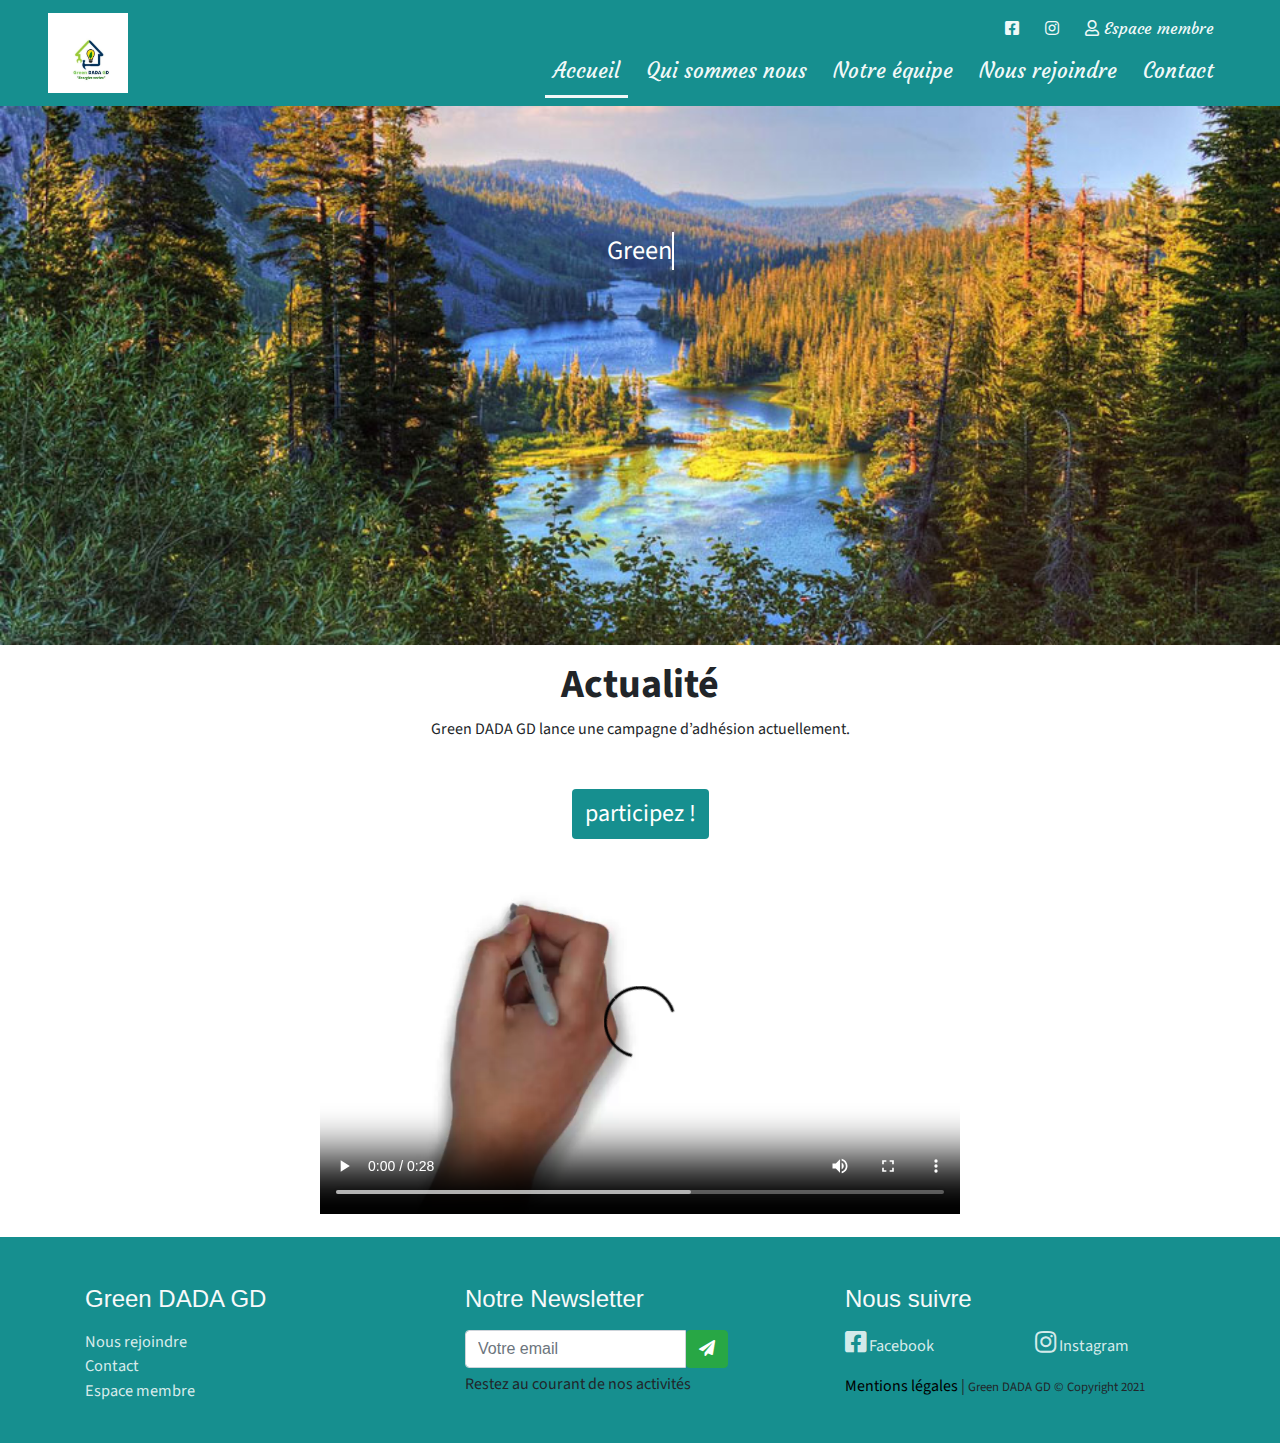
<file: index.html>
<!DOCTYPE html>
<html lang="fr">
	<head>
		<meta charset="UTF-8">
		<meta http-equiv="X-UA-Compatible" content="IE=edge">
    	<meta name="viewport" content="width=device-width, initial-scale=1.0">
		<meta name="description" content="Page d'accueil de l'association Green DADA GD">
		<link rel="stylesheet" href="https://maxcdn.bootstrapcdn.com/bootstrap/4.0.0/css/bootstrap.min.css" integrity="sha384-Gn5384xqQ1aoWXA+058RXPxPg6fy4IWvTNh0E263XmFcJlSAwiGgFAW/dAiS6JXm" crossorigin="anonymous">
		<link rel="stylesheet" href="css/bootstrap.min.css">
		<link rel="stylesheet" href="https://cdnjs.cloudflare.com/ajax/libs/font-awesome/5.10.2/css/all.min.css"/>
		<link rel="preconnect" href="https://fonts.gstatic.com">
		<link href="https://fonts.googleapis.com/css2?family=Courgette&display=swap" rel="stylesheet">
		<link href="https://fonts.googleapis.com/css2?family=Source+Sans+Pro:ital,wght@0,300;0,400;0,600;0,700;1,300;1,400;1,600;1,700&display=swap" rel="stylesheet"> 
		<link rel="stylesheet" type="text/css" href="css/style.css">
		<title>Green DADA GD</title>
	</head>
	<body>
		<header class="navbar navbar-expand-md navbar-light px-3 px-lg-5">
			<a class="navbar-brand" href="#"><img src="img/logo-green.jpeg" alt="Logo de l'association" width="80" height="80"></a>
			<button class="navbar-toggler" type="button" data-toggle="collapse" data-target="#navigation" aria-controls="navigation" aria-expanded="false" aria-label="Toggle navigation">
			<span class="navbar-toggler-icon"></span>
			</button>
			<nav class="collapse navbar-collapse flex-column" id="navigation">
				<ul class="navbar-nav w-100 justify-content-end rs-nav">
					<li class="nav-item"><a href="https://www.facebook.com/dadagd.green.3" target="_blank" class="nav-link"><i class="fab fa-facebook-square"></i></a></li>
					<li class="nav-item"><a href="https://www.instagram.com/dada_gd_green/" target="_blank" class="nav-link"><i class="fab fa-instagram"></i></a></li>
					<li class="nav-item"><a href="#" class="nav-link"><i class="far fa-user"></i>&nbsp;Espace membre</a></li>
				</ul>
				<ul class="navbar-nav w-100 justify-content-end main-nav">
					<li class="nav-item active"><a href="#" class="nav-link">Accueil</a></li>
					<li class="nav-item"><a href="qui-sommes-nous.html" class="nav-link">Qui sommes nous</a></li>
					<li class="nav-item"><a href="notre-equipe.html" class="nav-link">Notre équipe</a></li>
					<li class="nav-item"><a href="nous-rejoindre.html" class="nav-link">Nous rejoindre</a></li>
					<li class="nav-item"><a href="contact.html" class="nav-link">Contact</a></li>
				</ul>
			</nav>
		</header>
		<main>
			<section class="boite">
				<img rel="lightbox" src="img/banirereaccueil.jpg" srcset="img/medium_baniere_accueil.jpg"    class="img-fluid" style="width: 100%; min-height: 450px;">
				<div class="legende container-fluid">
					<h4 class="text-white text-center">
						<span class="typewrite" data-period="2000" data-type='["Green DADA GD est une association qui vient en aide aux personnes démunies en République Centrafricaine", "Green DADA GD est une association engagée.","Green DADA GD est une association responsable.", "Green DADA GD est une association solidaire." ]'>
							<span class="wrap"></span>
						</span>
					</h4>
				</div>
			</section>
			<section class="container py-3 text-center">
				<h1 class="text-capitalize">actualité</h1>
				<p>
					Green DADA GD lance une campagne d’adhésion actuellement. <br>
					<a href="https://www.helloasso.com/associations/green-dada-gd/adhesions/bulletin-d-adhesion-green-dada-gd-2/" class="btn button1 text-center text-white mt-5" target="_blank" style="background-color: #168F8F;">participez !</a>
                   
				</p>
				<div class="container">
					<video src="img/videos/description_GreenDADAGD.mp4" controls class="img-fluid"></video>
				</div>
			</section>

		</main>
		<footer class="pt-5 pb-4">
            <div class="container">
                <div class="row">
                    <section class="col-md-4 foot-nav">
                        <h4 class="h4 text-center text-md-left text-light mb-3">Green DADA GD</h4>
                        <ul class="list-unstyled row text-center text-sm-left">
                            <li class="col-sm-4 col-md-12"><a href="nous-rejoindre.html">Nous rejoindre</a></li>
                            <li class="col-sm-4 col-md-12"><a href="contact.html">Contact</a></li>
                            <li class="col-sm-4 col-md-12"><a href="#">Espace membre</a></li>
                            <!--<li class="col-6 col-sm-3 col-md-12 col-lg-6"><a href="#">Mentions légales</a></li>-->
                        </ul>
                    </section>
                    <section class="col-md-4">
                        <h4 class="h4 text-center text-md-left text-light mb-3" lang="en">Notre Newsletter</h4>
                        <form class="w-75 mx-auto ml-md-0 mb-1">
                            <div class="input-group">
                                <input type="email" class="form-control" placeholder="Votre email" aria-label="Votre email" aria-describedby="button-addon2">
                                <button class="btn btn-success" type="button" id="button-addon2"><i class="fas fa-paper-plane"></i></button>
                            </div>
                        </form>
                        <p class="text-center text-md-left">
                            <small class="news-small">Restez au courant de nos activités</small>
                        </p>
                    </section>
                    <section class="col-md-4 foot-rs">
                        <h4 class="h4 text-center text-md-left text-light mb-3">Nous suivre</h4>
                        <ul class="list-unstyled row text-center text-md-left">
                            <li class="col-6 col-md-12 col-lg-6"><a href="https://www.facebook.com/dadagd.green.3" target="_blank"><i class="fab fa-facebook-square"></i>&nbsp;Facebook</a></li>
                            <li class="col-6 col-md-12 col-lg-6"><a href="https://www.instagram.com/dada_gd_green/" target="_blank"><i class="fab fa-instagram"></i>&nbsp;Instagram</a></li>
                        </ul>
                        <p class="text-center text-md-left">
                            <a href="#">Mentions légales</a>&nbsp;|&nbsp;<small>Green DADA GD © Copyright 2021</small>
                        </p>
                    </section>
                </div>
            </div>
        </footer>
		<script src="js/animation.js"></script>
		<script src="https://code.jquery.com/jquery-3.2.1.slim.min.js" integrity="sha384-KJ3o2DKtIkvYIK3UENzmM7KCkRr/rE9/Qpg6aAZGJwFDMVNA/GpGFF93hXpG5KkN" crossorigin="anonymous"></script>
		<script src="https://cdnjs.cloudflare.com/ajax/libs/popper.js/1.12.9/umd/popper.min.js" integrity="sha384-ApNbgh9B+Y1QKtv3Rn7W3mgPxhU9K/ScQsAP7hUibX39j7fakFPskvXusvfa0b4Q" crossorigin="anonymous"></script>
		<script src="https://maxcdn.bootstrapcdn.com/bootstrap/4.0.0/js/bootstrap.min.js" integrity="sha384-JZR6Spejh4U02d8jOt6vLEHfe/JQGiRRSQQxSfFWpi1MquVdAyjUar5+76PVCmYl" crossorigin="anonymous"></script>
	</body>
</html>
</file>
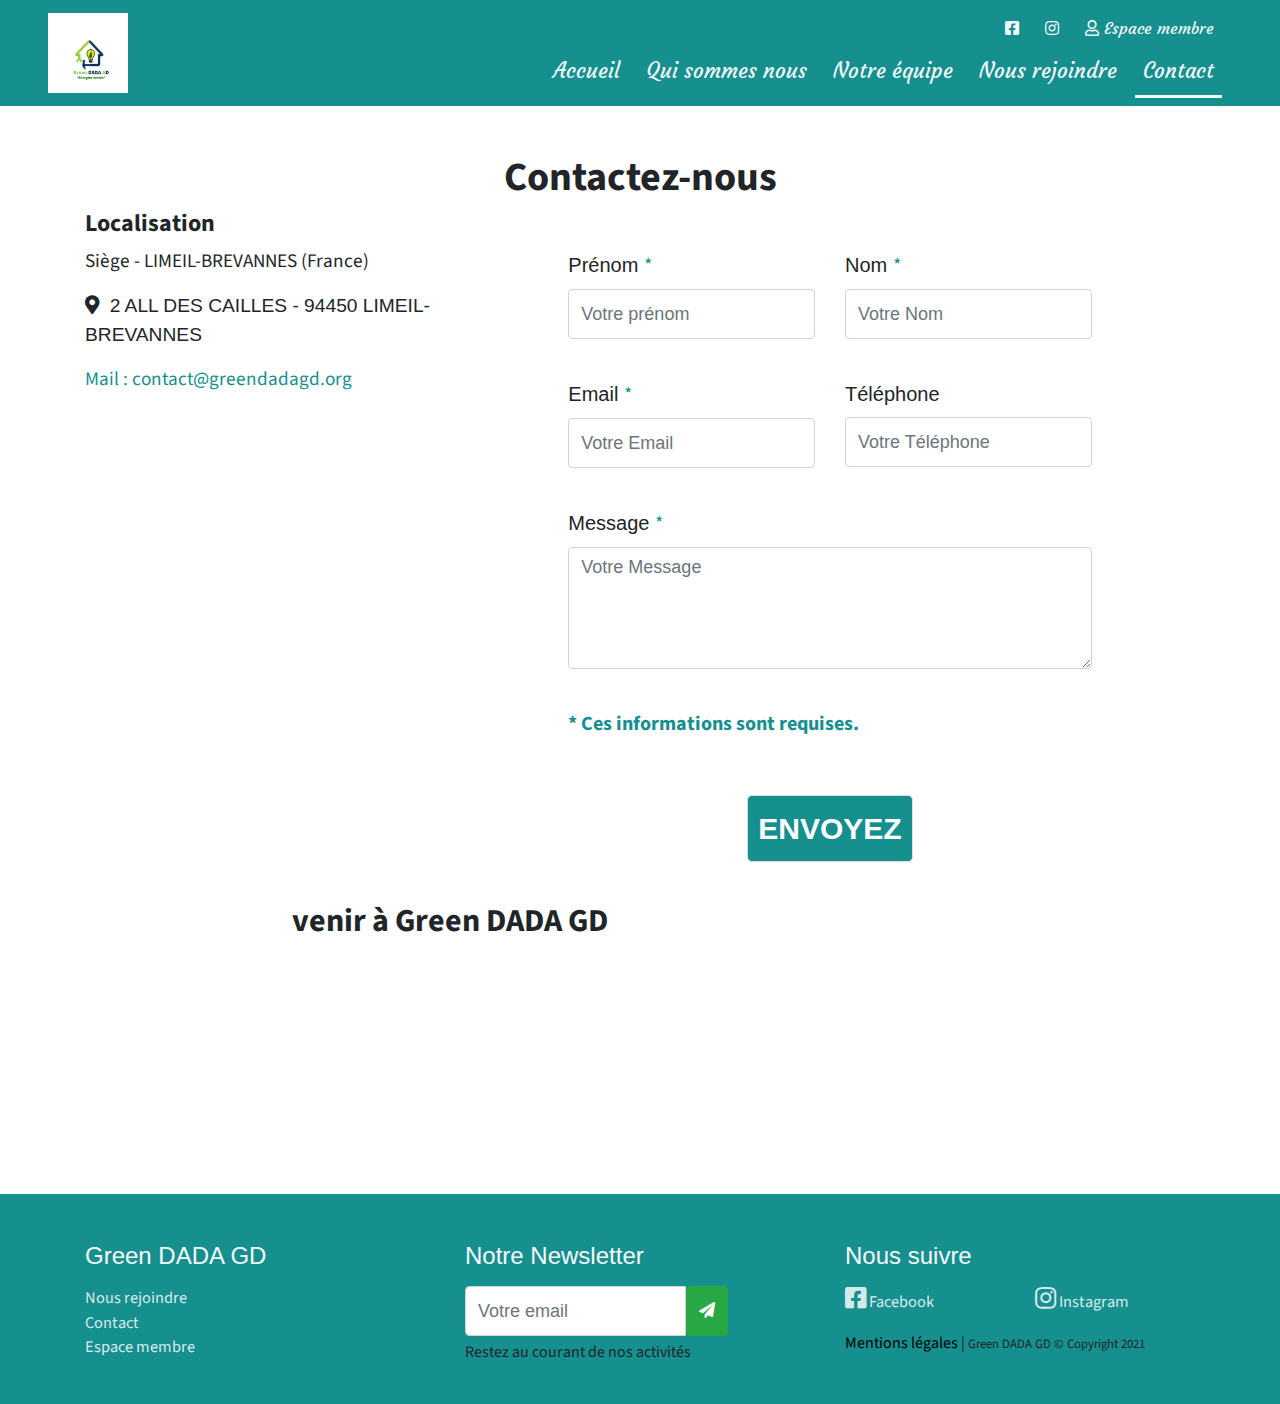
<file: contact.html>
<!DOCTYPE html>
<html>
    <head>
        <title>Contactez Green DADA GD |Green DADA GD</title>
        <meta charset="utf-8"/>
        <link rel="icon" type="image/png" href="img/logo-green.jpeg"/>
        <meta name="description" content="Page de contact de l'association Green DADA GD,cette page contient les infos sur l'association Green DADA GD qui est une association  à but non lucratif,adresse mail">
		<link rel="stylesheet" href="css/bootstrap.min.css">
		<link rel="stylesheet" href="https://cdnjs.cloudflare.com/ajax/libs/font-awesome/5.10.2/css/all.min.css"/>
		<link rel="preconnect" href="https://fonts.gstatic.com">
		<link href="https://fonts.googleapis.com/css2?family=Courgette&display=swap" rel="stylesheet">
		<link href="https://fonts.googleapis.com/css2?family=Source+Sans+Pro:ital,wght@0,300;0,400;0,600;0,700;1,300;1,400;1,600;1,700&display=swap" rel="stylesheet"> 
        <script src="https://ajax.googleapis.com/ajax/libs/jquery/1.11.3/jquery.min.js"></script>
        <link rel="stylesheet" href="https://stackpath.bootstrapcdn.com/bootstrap/4.3.1/css/bootstrap.min.css" integrity="sha384-ggOyR0iXCbMQv3Xipma34MD+dH/1fQ784/j6cY/iJTQUOhcWr7x9JvoRxT2MZw1T" crossorigin="anonymous">
        <link rel="stylesheet" href="css/style.css">
        <link rel="stylesheet" href="css/formulaire.css">
        <script src="js/script.js"></script>
    </head>
    <body>
        <header class="navbar navbar-expand-md navbar-light px-3 px-lg-5">
			<a class="navbar-brand" href="#"><img src="img/logo-green.jpeg" alt="Logo de l'association" width="80" height="80"></a>
			<button class="navbar-toggler" type="button" data-toggle="collapse" data-target="#navigation" aria-controls="navigation" aria-expanded="false" aria-label="Toggle navigation">
			<span class="navbar-toggler-icon"></span>
			</button>
			<nav class="collapse navbar-collapse flex-column" id="navigation">
				<ul class="navbar-nav w-100 justify-content-end rs-nav">
					<li class="nav-item"><a href="https://www.facebook.com/dadagd.green.3" target="_blank" class="nav-link"><i class="fab fa-facebook-square"></i></a></li>
					<li class="nav-item"><a href="https://www.instagram.com/dada_gd_green/" target="_blank" class="nav-link"><i class="fab fa-instagram"></i></a></li>
					<li class="nav-item"><a href="#" class="nav-link"><i class="far fa-user"></i>&nbsp;Espace membre</a></li>
				</ul>
				<ul class="navbar-nav w-100 justify-content-end main-nav">
					<li class="nav-item"><a href="index.html" class="nav-link">Accueil</a></li>
					<li class="nav-item"><a href="qui-sommes-nous.html" class="nav-link">Qui sommes nous</a></li>
					<li class="nav-item"><a href="notre-equipe.html" class="nav-link">Notre équipe</a></li>
					<li class="nav-item"><a href="nous-rejoindre.html" class="nav-link">Nous rejoindre</a></li>
					<li class="nav-item active"><a href="contact.html" class="nav-link">Contact</a></li>
				</ul>
			</nav>
		</header>
       <main class="container py-5">
            <div>
                <h1 class="text-center">Contactez-nous</h1>
            </div>
            <section class="row">
                <article class="col-lg-4 col-12 local-info">
                    <h4 class="text-capitalize">localisation</h4>
					<p>
						Siège -  LIMEIL-BREVANNES (France)
					</p>
					<address>
						<i class="fas fa-map-marker-alt"></i>&nbsp; 2 ALL DES CAILLES - 94450 LIMEIL-BREVANNES
					</address>
					<p class="blue">Mail : contact@greendadagd.org</p>
                </article>
                <article class="col-lg-8  col-12">
                    <div class="row">
                        <div class="col-lg-10 col-lg-offset-1 mx-auto">
                             <form id="contact-form" method="post" action="" role="form">
                                 <div class="row">
                                     <div class="col-md-6">
                                         <label for="firstname">Prénom <span class="blue">*</span></label>
                                         <input id="firstname" type="text" name="firstname" class="form-control" placeholder="Votre prénom">
                                         <p class="comments"></p>
                                     </div>
                                     <div class="col-md-6">
                                         <label for="name">Nom <span class="blue">*</span></label>
                                         <input id="name" type="text" name="name" class="form-control" placeholder="Votre Nom">
                                         <p class="comments"></p>
                                     </div>
                                     <div class="col-md-6">
                                         <label for="email">Email <span class="blue">*</span></label>
                                         <input id="email" type="text" name="email" class="form-control" placeholder="Votre Email">
                                         <p class="comments"></p>
                                     </div>
                                     <div class="col-md-6">
                                         <label for="phone">Téléphone</label>
                                         <input id="phone" type="tel" name="phone" class="form-control" placeholder="Votre Téléphone">
                                         <p class="comments"></p>
                                     </div>
                                     <div class="col-md-12">
                                         <label for="message">Message <span class="blue">*</span></label>
                                         <textarea id="message" name="message" class="form-control" placeholder="Votre Message" rows="4"></textarea>
                                         <p class="comments"></p>
                                     </div>
                                     <div class="col-md-12">
                                         <p class="blue"><strong>* Ces informations sont requises.</strong></p>
                                     </div>
                                     <div class="col-md-12">
                                         <input type="submit" class="button1" value="Envoyez">
                                     </div>    
                                 </div>
                             </form>
                         </div>
                    </div>
                </article>
            </section> <!--fin section formulaire contact et info localisation-->
            <section class="row">
                <article class="col-12 col-lg-8 text-center ">
                    <h2 class="mb-5">venir à Green DADA GD</h2>
                    <iframe src="https://www.google.com/maps/embed?pb=!1m18!1m12!1m3!1d2631.006018181062!2d2.4826058150826227!3d48.7435818167385!2m3!1f0!2f0!3f0!3m2!1i1024!2i768!4f13.1!3m3!1m2!1s0x47e60b0f6954b4f1%3A0x947edf436ab9810e!2s2%20Rue%20des%20Cailles%2C%2094450%20Limeil-Br%C3%A9vannes!5e0!3m2!1sfr!2sfr!4v1615879960434!5m2!1sfr!2sfr" width="600" height="750" style="border:0;" allowfullscreen="" loading="lazy" class="img-fluid"></iframe>
                </article>
            </section>
           
        </main>
        <footer class="pt-5 pb-4">
            <div class="container">
                <div class="row">
                    <section class="col-md-4 foot-nav">
                        <h4 class="h4 text-center text-md-left text-light mb-3">Green DADA GD</h4>
                        <ul class="list-unstyled row text-center text-sm-left">
                            <li class="col-sm-4 col-md-12"><a href="nous-rejoindre.html">Nous rejoindre</a></li>
                            <li class="col-sm-4 col-md-12"><a href="contact.html">Contact</a></li>
                            <li class="col-sm-4 col-md-12"><a href="#">Espace membre</a></li>
                            <!--<li class="col-6 col-sm-3 col-md-12 col-lg-6"><a href="#">Mentions légales</a></li>-->
                        </ul>
                    </section>
                    <section class="col-md-4">
                        <h4 class="h4 text-center text-md-left text-light mb-3" lang="en">Notre Newsletter</h4>
                        <form class="w-75 mx-auto ml-md-0 mb-1">
                            <div class="input-group">
                                <input type="email" class="form-control" placeholder="Votre email" aria-label="Votre email" aria-describedby="button-addon2">
                                <button class="btn btn-success" type="button" id="button-addon2"><i class="fas fa-paper-plane"></i></button>
                            </div>
                        </form>
                        <p class="text-center text-md-left">
                            <small class="news-small">Restez au courant de nos activités</small>
                        </p>
                    </section>
                    <section class="col-md-4 foot-rs">
                        <h4 class="h4 text-center text-md-left text-light mb-3">Nous suivre</h4>
                        <ul class="list-unstyled row text-center text-md-left">
                            <li class="col-6 col-md-12 col-lg-6"><a href="https://www.facebook.com/dadagd.green.3" target="_blank"><i class="fab fa-facebook-square"></i>&nbsp;Facebook</a></li>
                            <li class="col-6 col-md-12 col-lg-6"><a href="https://www.instagram.com/dada_gd_green/" target="_blank"><i class="fab fa-instagram"></i>&nbsp;Instagram</a></li>
                        </ul>
                        <p class="text-center text-md-left">
                            <a href="#">Mentions légales</a>&nbsp;|&nbsp;<small>Green DADA GD © Copyright 2021</small>
                        </p>
                    </section>
                </div>
            </div>
        </footer>
        <script src="https://cdnjs.cloudflare.com/ajax/libs/popper.js/1.14.7/umd/popper.min.js" integrity="sha384-UO2eT0CpHqdSJQ6hJty5KVphtPhzWj9WO1clHTMGa3JDZwrnQq4sF86dIHNDz0W1" crossorigin="anonymous"></script>
        <script src="https://stackpath.bootstrapcdn.com/bootstrap/4.3.1/js/bootstrap.min.js" integrity="sha384-JjSmVgyd0p3pXB1rRibZUAYoIIy6OrQ6VrjIEaFf/nJGzIxFDsf4x0xIM+B07jRM" crossorigin="anonymous"></script>
    </body>

</html>
</file>
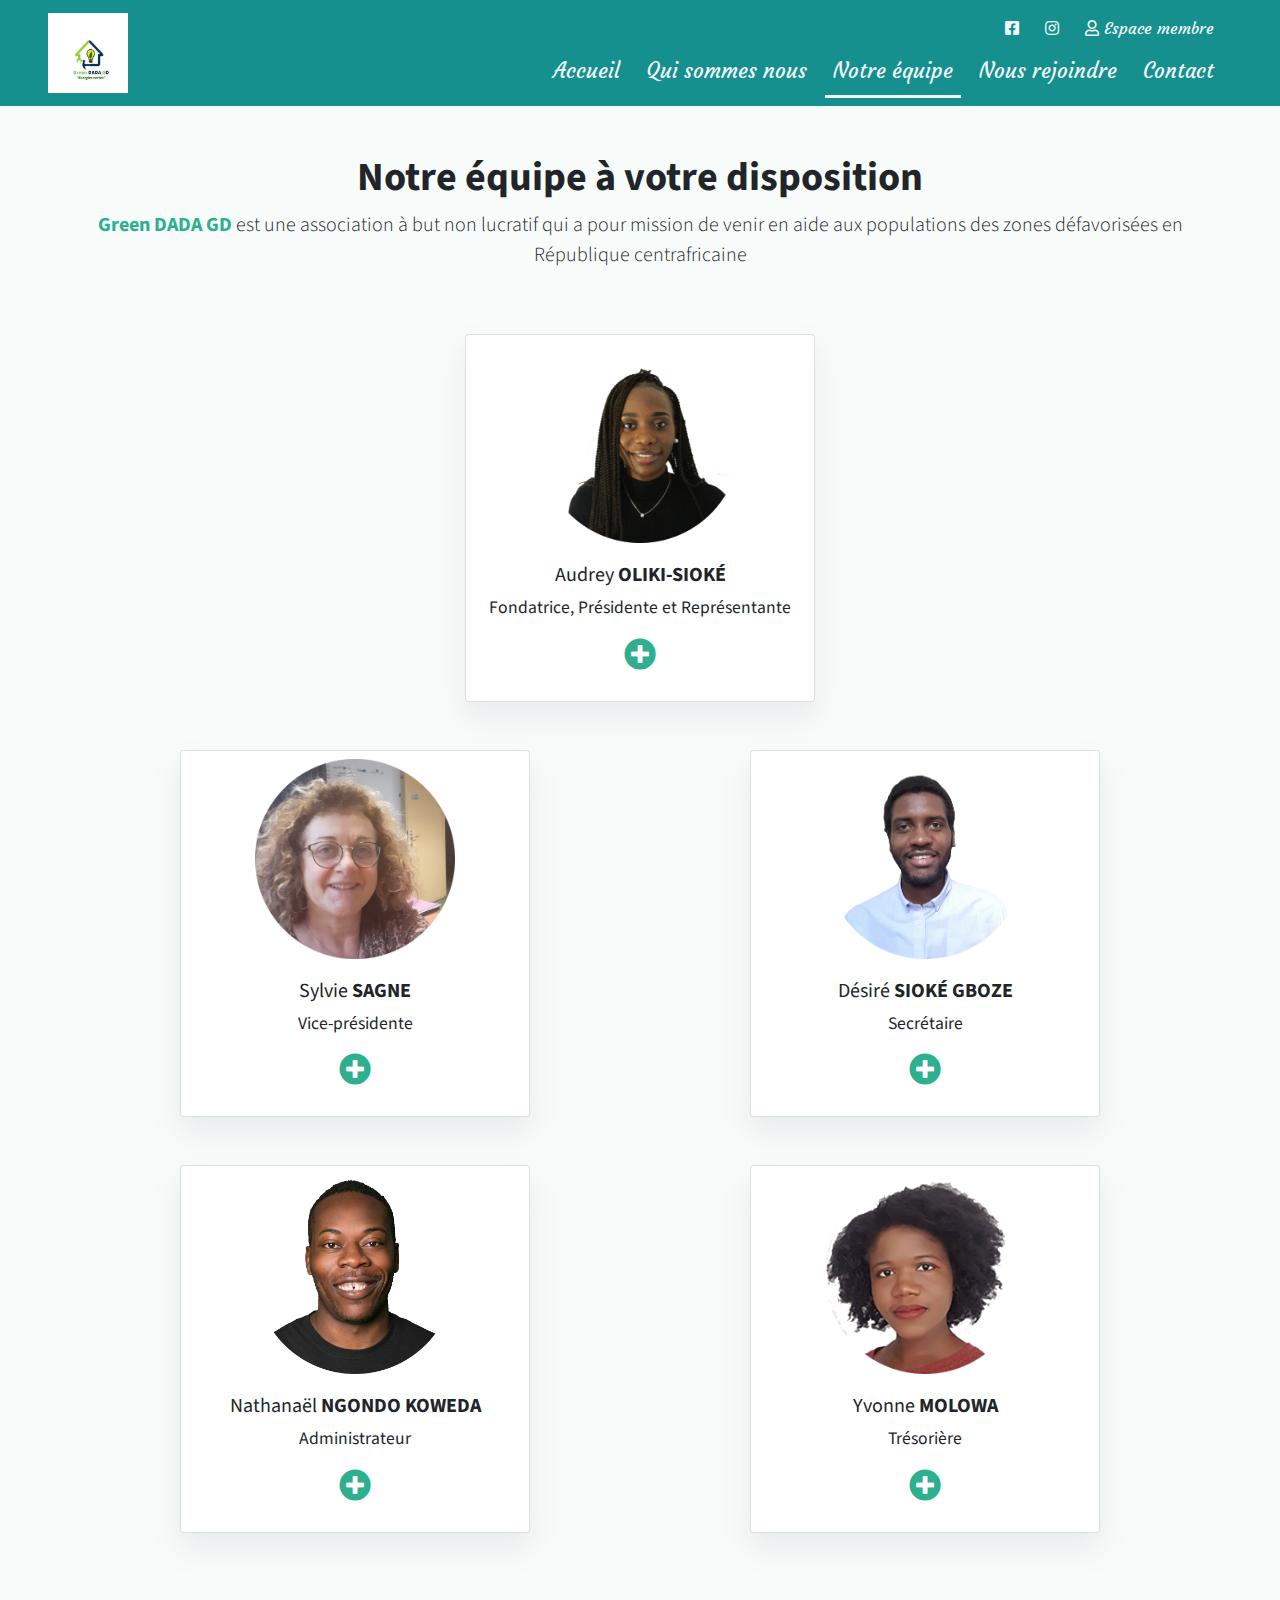
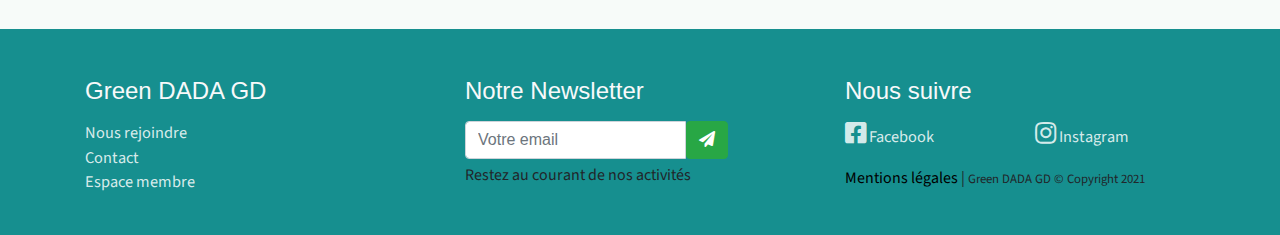
<file: notre-equipe.html>
<!DOCTYPE html>
<html lang="fr">
    <head>
        <meta charset="UTF-8">
        <meta http-equiv="X-UA-Compatible" content="IE=edge">
        <meta name="viewport" content="width=device-width, initial-scale=1.0">
        <meta name="description" content="Page notre équipe de l'association Green DADA GD,cette page présente les membres créateurs">
        <!--<link rel="stylesheet" href="https://maxcdn.bootstrapcdn.com/bootstrap/4.0.0/css/bootstrap.min.css" integrity="sha384-Gn5384xqQ1aoWXA+058RXPxPg6fy4IWvTNh0E263XmFcJlSAwiGgFAW/dAiS6JXm" crossorigin="anonymous">-->
        <link rel="stylesheet" href="css/bootstrap.min.css">
        <link rel="stylesheet" href="https://cdnjs.cloudflare.com/ajax/libs/font-awesome/5.10.2/css/all.min.css"/>
        <link rel="preconnect" href="https://fonts.gstatic.com">
        <link href="https://fonts.googleapis.com/css2?family=Courgette&display=swap" rel="stylesheet">
        <link href="https://fonts.googleapis.com/css2?family=Source+Sans+Pro:ital,wght@0,300;0,400;0,600;0,700;1,300;1,400;1,600;1,700&display=swap" rel="stylesheet">
        <link rel="stylesheet" type="text/css" href="css/style.css">
        <title>Notre équipe | Green DADA GD</title>
    </head>
    <body>
        <header class="navbar navbar-expand-md navbar-light px-3 px-lg-5">
            <a class="navbar-brand" href="#"><img src="img/logo-green.jpeg" alt="Logo de l'association" width="80" height="80"></a>
            <button class="navbar-toggler" type="button" data-toggle="collapse" data-target="#navigation" aria-controls="navigation" aria-expanded="false" aria-label="Toggle navigation">
            <span class="navbar-toggler-icon"></span>
            </button>
            <nav class="collapse navbar-collapse flex-column" id="navigation">
                <ul class="navbar-nav w-100 justify-content-end rs-nav">
                    <li class="nav-item"><a href="https://www.facebook.com/dadagd.green.3" target="_blank" class="nav-link"><i class="fab fa-facebook-square"></i></a></li>
                    <li class="nav-item"><a href="https://www.instagram.com/dada_gd_green/" target="_blank" class="nav-link"><i class="fab fa-instagram"></i></a></li>
                    <li class="nav-item"><a href="#" class="nav-link"><i class="far fa-user"></i>&nbsp;Espace membre</a></li>
                </ul>
                <ul class="navbar-nav w-100 justify-content-end main-nav">
                    <li class="nav-item"><a href="index.html" class="nav-link">Accueil</a></li>
                    <li class="nav-item"><a href="qui-sommes-nous.html" class="nav-link">Qui sommes nous</a></li>
                    <li class="nav-item active"><a href="notre-equipe.html" class="nav-link">Notre équipe</a></li>
                    <li class="nav-item"><a href="nous-rejoindre.html" class="nav-link">Nous rejoindre</a></li>
                    <li class="nav-item"><a href="contact.html" class="nav-link">Contact</a></li>
                </ul>
            </nav>
        </header>
        <main class="py-5 team">
            <div class="container">
                <div class="row text-center mb-5">
                    <h1 class="col-12">Notre équipe à votre disposition</h1>
                    <p class="lead" id="paraequipe"><span class="font-weight-bold">Green DADA GD</span> est une association à but non lucratif qui a pour mission de venir en aide aux populations des zones défavorisées en République centrafricaine</p>
                </div>
                <div class="row mb-5">
                    <div class="col-12">
                        <div class="card mx-auto py-2">
                            <img class="img-fluid mx-auto" src="img/audrey-oliki.png" width="200" height="200" alt="Photo de la présidente audrey oliki">
                            <div class="card-body text-center">
                                <h5><span class="firstname">Audrey</span>&nbsp;<span class="lastname">oliki-sioké</span></h5>
                                <p>Fondatrice, Présidente et Représentante</p>
                                <i class="fas fa-plus-circle" title="cliquer pour en savoir plus..."  data-toggle="modal" data-target="#modalAudrey"></i>
                            </div>
                        </div>
                    </div><!-- ./fin bloc presidente -->
                </div>
                <div class="row">
                    <div class="col-md-6 mb-5">
                        <div class="card mx-auto py-2">
                            <img class="img-fluid mx-auto" src="img/sylvie-sagne.png" width="200" height="200" alt="Photo de la vice présidente sylvie sagne">
                            <div class="card-body text-center">
                                <h5><span class="firstname">Sylvie</span>&nbsp;<span class="lastname">sagne</span></h5>
                                <p>Vice-présidente</p>
                                <i class="fas fa-plus-circle" title="cliquer pour en savoir plus..."  data-toggle="modal" data-target="#modalSylvie"></i>
                            </div>
                        </div><!-- ./fin bloc Vice-présidente -->
                    </div>
                    <div class="col-md-6 mb-5">
                        <div class="card mx-auto py-2">
                            <img class="img-fluid mx-auto" src="img/desire-sioke.png" width="200" height="200" alt="Photo du sécrétaire désiré sioké">
                            <div class="card-body text-center">
                                <h5><span class="firstname">Désiré</span>&nbsp;<span class="lastname">sioké gboze</span></h5>
                                <p>Secrétaire</p>
                                <i class="fas fa-plus-circle" title="cliquer pour en savoir plus..."  data-toggle="modal" data-target="#modalDesire"></i>
                            </div>
                        </div><!-- ./fin bloc Sécrétaire -->
                    </div>
                    <div class="col-md-6 mb-5">
                        <div class="card mx-auto py-2">
                            <img class="img-fluid mx-auto" src="img/nath-ngondo.png" width="200" height="200" alt="Photo de l'administrateur nathanaël ngondo">
                            <div class="card-body text-center">
                                <h5><span class="firstname">Nathanaël</span>&nbsp;<span class="lastname">ngondo koweda</span></h5>
                                <p>Administrateur</p>
                                <i class="fas fa-plus-circle" title="cliquer pour en savoir plus..."  data-toggle="modal" data-target="#modalNath"></i>
                            </div>
                        </div><!-- ./fin bloc Administrateur -->
                    </div>
                    <div class="col-md-6">
                        <div class="card mx-auto py-2">
                            <img class="img-fluid mx-auto" src="img/yvonne-molowa.png" width="200" height="200" alt="Photo de la trésorière yvonne molowa">
                            <div class="card-body text-center">
                                <h5><span class="firstname">Yvonne</span>&nbsp;<span class="lastname">molowa</span></h5>
                                <p>Trésorière</p>
                                <i class="fas fa-plus-circle" title="cliquer pour en savoir plus..."  data-toggle="modal" data-target="#modalYvonne"></i>
                            </div>
                        </div><!-- ./fin bloc Trésorière -->
                    </div>
                </div>                
            </div>
            <div class="container"> <!--section des infos sur des modal div-->
                <div class="modal" id="modalAudrey"><!-- Audrey oliki modal-->
                    <div class="modal-dialog">
                        <div class="modal-content">                    
                            <!-- Modal Header -->
                            <div class="modal-header">                            
                                <button type="button" class="close" data-dismiss="modal">&times;</button>
                            </div>                            
                            <!-- Modal body -->
                            <div class="modal-body">
                                <div class="row">
                                    <div class="col-lg-4 text-center mb-4 mb-lg-0">
                                        <img src="img/audrey-oliki.png" class="img-fluid" width="200" height="200" alt="Photo de la présidente audrey oliki">
                                    </div>
                                    <div class="col-lg-8 text-center members-head">
                                        <h3 class="mb-3"><span class="firstname" itemprop="givenName">Audrey</span>&nbsp;<span class="lastname" itemprop="familyName">oliki sioké</span></h3>
                                        <p class="card-description" itemprop="jobTitle">Fondatrice, Présidente et Représentante</p>
                                    </div>
                                    <div class="offset-lg-4 col-lg-8 members-body">    
                                        <p class="font-weight-light">
                                            Après avoir obtenu son master 2 génie industriel parcours énergétique et matériaux à l'ufr sitec Paris Nanterre, Audrey OLIKI-SIOKE a enseigné la physique-chimie aux collège et lycée en France. Elle a participé au projet d'une micro-méthanisation à Trappes-en-Yvelines et a fabriqué des lampes solaires. Ayant vécu en République centrafricaine jusqu'à ses 18 ans, elle a une bonne connaissance du pays et de la réalité de la population.
                                        </p>                                        
                                    </div>
                                </div>
                            </div> <!-- fin Modal body -->                                            
                        </div>
                    </div>
                </div> <!-- fin Audrey oliki modal-->
                <div class="modal" id="modalSylvie"><!-- sylvie sagne modal-->
                    <div class="modal-dialog">
                        <div class="modal-content">                    
                            <!-- Modal Header -->
                            <div class="modal-header">                            
                                <button type="button" class="close" data-dismiss="modal">&times;</button>
                            </div>                            
                            <!-- Modal body -->
                            <div class="modal-body">
                                <div class="row">
                                    <div class="col-lg-4 text-center mb-4 mb-lg-0">
                                        <img src="img/sylvie-sagne.png" class="img-fluid" width="200" height="200" alt="Photo de la vice présidente sylvie sagne">
                                    </div>
                                    <div class="col-lg-8 text-center members-head">
                                        <h3 class="mb-3"><span class="firstname" itemprop="givenName">Sylvie</span>&nbsp;<span class="lastname" itemprop="familyName">sagne</span></h3>
                                        <p class="card-description" itemprop="jobTitle">Vice-présidente</p>
                                    </div>
                                    <div class="offset-lg-4 col-lg-8 members-body">    
                                        <p class="font-weight-light">
                                            Ingénieure horticole de formation, Sylvie SAGNE possède une expérience de 30 ans dans le management et la gestion des services opérationnels territoriaux. Pendant 10 ans sur Lyon, elle a piloté un Système de Management Environnemental de 350 agents contribuant à faire certifier en 2006 la Direction des Espaces verts de Lyon comme le 1er service certifié de France. Elle a également travaillé aux actions du Plan de la Biodiversité Parisienne et suivi des actions du plan Climat. Elle gère à ce jour avec une équipe de 80 agents les 44 squares et jardins du 18ème arrondissement parisiens.
                                        </p>                                        
                                    </div>
                                </div>
                            </div> <!-- fin Modal body -->                                            
                        </div>
                    </div>
                </div> <!-- fin sylvie sagne modal-->
                <div class="modal" id="modalDesire"><!-- desire sioke modal-->
                    <div class="modal-dialog">
                        <div class="modal-content">                    
                            <!-- Modal Header -->
                            <div class="modal-header">                            
                                <button type="button" class="close" data-dismiss="modal">&times;</button>
                            </div>                            
                            <!-- Modal body -->
                            <div class="modal-body">
                                <div class="row">
                                    <div class="col-lg-4 text-center mb-4 mb-lg-0">
                                        <img src="img/desire-sioke.png" class="img-fluid" width="200" height="200" alt="Photo du sécrétaire désiré sioké">
                                    </div>
                                    <div class="col-lg-8 text-center members-head">
                                        <h3 class="mb-3"><span class="firstname" itemprop="givenName">Désiré</span>&nbsp;<span class="lastname" itemprop="familyName">sioké gboze</span></h3>
                                        <p class="card-description" itemprop="jobTitle">Secrétaire</p>
                                    </div>
                                    <div class="offset-lg-4 col-lg-8 members-body">    
                                        <p class="font-weight-light">
                                            Titulaire d'une licence en science politique et relations internationales désiré sioke s'est à tour de rôle investi en tant que bénévole et stagiaire auprès d'associations à but non lucratif telles que l'Empire des enfants, la Maison rose ou encore Enda jeunesse action. L'expérience acquise et les compétences développées durant ces années sont un atout majeur pour l'organisation et le fonctionnement de Green DADA GD.
                                        </p>                                        
                                    </div>
                                </div>
                            </div> <!-- fin Modal body -->                                            
                        </div>
                    </div>
                </div> <!-- fin desire sioke modal-->
                <div class="modal" id="modalNath"><!-- nath ngonda modal-->
                    <div class="modal-dialog">
                        <div class="modal-content">                    
                            <!-- Modal Header -->
                            <div class="modal-header">                            
                                <button type="button" class="close" data-dismiss="modal">&times;</button>
                            </div>                            
                            <!-- Modal body -->
                            <div class="modal-body">
                                <div class="row">
                                    <div class="col-lg-4 text-center mb-4 mb-lg-0">
                                        <img src="img/nath-ngondo.png" class="img-fluid" width="200" height="200" alt="Photo de l'administrateur nathanaël ngondo">
                                    </div>
                                    <div class="col-lg-8 text-center members-head">
                                        <h3 class="mb-3"><span class="firstname" itemprop="givenName">Nathanaël</span>&nbsp;<span class="lastname" itemprop="familyName">ngondo koweda</span></h3>
                                        <p class="card-description" itemprop="jobTitle">Administrateur</p>
                                    </div>
                                    <div class="offset-lg-4 col-lg-8 members-body">    
                                        <p class="font-weight-light">
                                            Nathanael NGBONDO KOWEDA est un ingénieur informatique avec plus de 8 ans d'expérience professionnelle. Nathanael est titulaire d'un MBA de l'Université de Cornell, NY. Apres avoir obtenu un diplome d'ingénieur informatique de l'ISIMA (Universite Clermont Ferrant II) et un Master en Télécommunication de l'Université d'Oklahoma, il a pendant 7 ans contribué au développement de plusieurs logiciels chez Microsoft (Seattle). Il a récemment fondé sa propre start-up d'informatique. Nathanael a travaillé avec plusieurs ONGs dont Treehouse for Kids (Seattle, WA) et Water for Good (Centrafrique).
                                        </p>                                        
                                    </div>
                                </div>
                            </div> <!-- fin Modal body -->                                            
                        </div>
                    </div>
                </div> <!-- fin nath ngonda modal-->
                <div class="modal" id="modalYvonne"><!-- yvonne molowa modal-->
                    <div class="modal-dialog">
                        <div class="modal-content">                    
                            <!-- Modal Header -->
                            <div class="modal-header">                            
                                <button type="button" class="close" data-dismiss="modal">&times;</button>
                            </div>                            
                            <!-- Modal body -->
                            <div class="modal-body">
                                <div class="row">
                                    <div class="col-lg-4 text-center mb-4 mb-lg-0">
                                        <img src="img/yvonne-molowa.png" class="img-fluid" width="200" height="200" alt="Photo de la trésorière yvonne molowa">
                                    </div>
                                    <div class="col-lg-8 text-center members-head">
                                        <h3 class="mb-3"><span class="firstname" itemprop="givenName">Yvonne</span>&nbsp;<span class="lastname" itemprop="familyName">molowa</span></h3>
                                        <p class="card-description" itemprop="jobTitle">Trésorière</p>
                                    </div>
                                    <div class="offset-lg-4 col-lg-8 members-body">    
                                        <p class="font-weight-bold text-center text-lg-left">Son parcours en 2 mots:</p>
                                        <p class="font-weight-light">
                                            Centrafricaine, elle a grandi à Bangui où elle a suivi son parcours scolaire jusqu'à son baccalauréat. Elle travaille dans un cabinet comptable à Bordeaux (France) où elle y poursuit ses études dans la filière expertise comptable. Yvonne a été bénévole au cours de ces études comme guide au sein de l'Association des Guides et Scouts d'Europe (AGSE). <br>
                                            Cette expérience a forgé son caractère et lui a appris le sens du civisme, des responsabilités et de l'engagement. Elle a pu accompagner des enfants dans l'apprentissage des valeurs humaines et civiques. Elle souhaite contribuer au projet Green DADA GD pour être au plus près des populations habitant en zone défavorisée.
                                        </p>                                        
                                    </div>
                                </div>
                            </div> <!-- fin Modal body -->                                            
                        </div>
                    </div>
                </div> <!-- fin yvonne molowa modal-->
            </div> <!--section des infos sur des modal div-->
        </main>
        <footer class="pt-5 pb-4">
            <div class="container">
                <div class="row">
                    <section class="col-md-4 foot-nav">
                        <h4 class="h4 text-center text-md-left text-light mb-3">Green DADA GD</h4>
                        <ul class="list-unstyled row text-center text-sm-left">
                            <li class="col-sm-4 col-md-12"><a href="nous-rejoindre.html">Nous rejoindre</a></li>
                            <li class="col-sm-4 col-md-12"><a href="contact.html">Contact</a></li>
                            <li class="col-sm-4 col-md-12"><a href="#">Espace membre</a></li>
                            <!--<li class="col-6 col-sm-3 col-md-12 col-lg-6"><a href="#">Mentions légales</a></li>-->
                        </ul>
                    </section>
                    <section class="col-md-4">
                        <h4 class="h4 text-center text-md-left text-light mb-3" lang="en">Notre Newsletter</h4>
                        <form class="w-75 mx-auto ml-md-0 mb-1">
                            <div class="input-group">
                                <input type="email" class="form-control" placeholder="Votre email" aria-label="Votre email" aria-describedby="button-addon2">
                                <button class="btn btn-success" type="button" id="button-addon2"><i class="fas fa-paper-plane"></i></button>
                            </div>
                        </form>
                        <p class="text-center text-md-left">
                            <small class="news-small">Restez au courant de nos activités</small>
                        </p>
                    </section>
                    <section class="col-md-4 foot-rs">
                        <h4 class="h4 text-center text-md-left text-light mb-3">Nous suivre</h4>
                        <ul class="list-unstyled row text-center text-md-left">
                            <li class="col-6 col-md-12 col-lg-6"><a href="https://www.facebook.com/dadagd.green.3" target="_blank"><i class="fab fa-facebook-square"></i>&nbsp;Facebook</a></li>
                            <li class="col-6 col-md-12 col-lg-6"><a href="https://www.instagram.com/dada_gd_green/" target="_blank"><i class="fab fa-instagram"></i>&nbsp;Instagram</a></li>
                        </ul>
                        <p class="text-center text-md-left">
                            <a href="#">Mentions légales</a>&nbsp;|&nbsp;<small>Green DADA GD © Copyright 2021</small>
                        </p>
                    </section>
                </div>
            </div>
        </footer>
        <script src="https://code.jquery.com/jquery-3.2.1.slim.min.js" integrity="sha384-KJ3o2DKtIkvYIK3UENzmM7KCkRr/rE9/Qpg6aAZGJwFDMVNA/GpGFF93hXpG5KkN" crossorigin="anonymous"></script>
        <script src="https://cdnjs.cloudflare.com/ajax/libs/popper.js/1.12.9/umd/popper.min.js" integrity="sha384-ApNbgh9B+Y1QKtv3Rn7W3mgPxhU9K/ScQsAP7hUibX39j7fakFPskvXusvfa0b4Q" crossorigin="anonymous"></script>
        <script src="https://maxcdn.bootstrapcdn.com/bootstrap/4.0.0/js/bootstrap.min.js" integrity="sha384-JZR6Spejh4U02d8jOt6vLEHfe/JQGiRRSQQxSfFWpi1MquVdAyjUar5+76PVCmYl" crossorigin="anonymous"></script>
    </body>
</html>
</file>
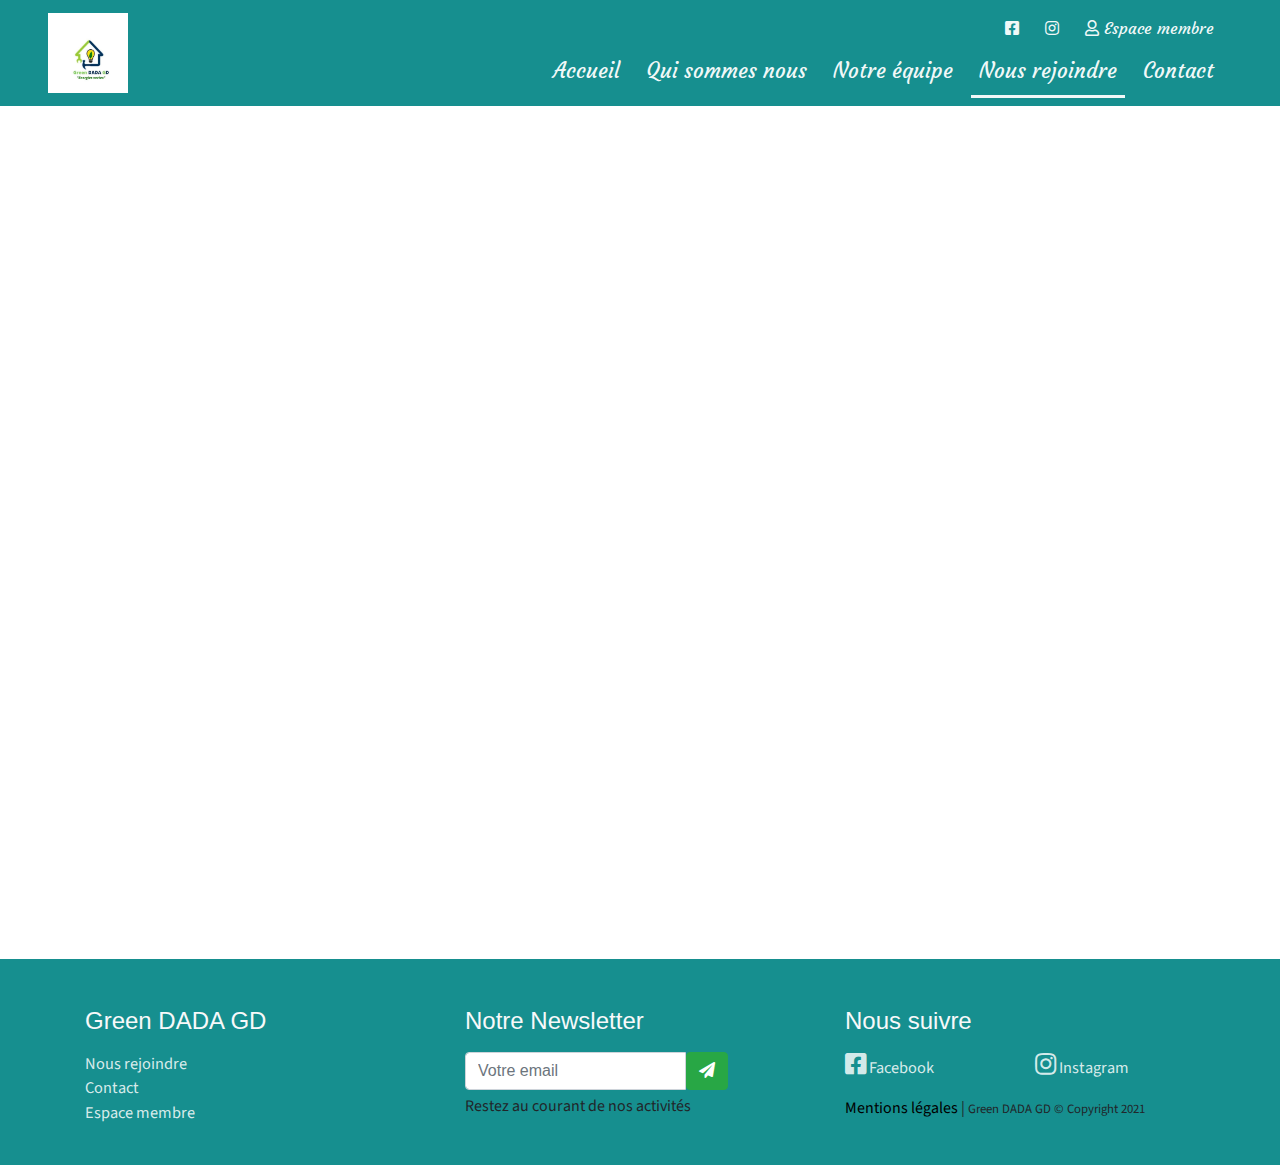
<file: nous-rejoindre.html>
<!DOCTYPE html>
<html lang="fr">
	<head>
		<meta charset="UTF-8">
		<meta http-equiv="X-UA-Compatible" content="IE=edge">
    	<meta name="viewport" content="width=device-width, initial-scale=1.0">
		<meta name="description" content="Page d'accueil de l'association Green DADA GD">
		<!--<link rel="stylesheet" href="https://maxcdn.bootstrapcdn.com/bootstrap/4.0.0/css/bootstrap.min.css" integrity="sha384-Gn5384xqQ1aoWXA+058RXPxPg6fy4IWvTNh0E263XmFcJlSAwiGgFAW/dAiS6JXm" crossorigin="anonymous">-->
		<link rel="stylesheet" href="css/bootstrap.min.css">
		<link rel="stylesheet" href="https://cdnjs.cloudflare.com/ajax/libs/font-awesome/5.10.2/css/all.min.css"/>
		<link rel="preconnect" href="https://fonts.gstatic.com">
		<link href="https://fonts.googleapis.com/css2?family=Courgette&display=swap" rel="stylesheet">
		<link href="https://fonts.googleapis.com/css2?family=Source+Sans+Pro:ital,wght@0,300;0,400;0,600;0,700;1,300;1,400;1,600;1,700&display=swap" rel="stylesheet"> 
		<link rel="stylesheet" type="text/css" href="css/style.css">
		<title>Accueil | Green DADA GD</title>
	</head>
	<body>
		<header class="navbar navbar-expand-md navbar-light px-3 px-lg-5">
			<a class="navbar-brand" href="#"><img src="img/logo-green.jpeg" alt="Logo de l'association" width="80" height="80"></a>
			<button class="navbar-toggler" type="button" data-toggle="collapse" data-target="#navigation" aria-controls="navigation" aria-expanded="false" aria-label="Toggle navigation">
			<span class="navbar-toggler-icon"></span>
			</button>
			<nav class="collapse navbar-collapse flex-column" id="navigation">
				<ul class="navbar-nav w-100 justify-content-end rs-nav">
					<li class="nav-item"><a href="https://www.facebook.com/dadagd.green.3" target="_blank" class="nav-link"><i class="fab fa-facebook-square"></i></a></li>
					<li class="nav-item"><a href="https://www.instagram.com/dada_gd_green/" target="_blank" class="nav-link"><i class="fab fa-instagram"></i></a></li>
					<li class="nav-item"><a href="#" class="nav-link"><i class="far fa-user"></i>&nbsp;Espace membre</a></li>
				</ul>
				<ul class="navbar-nav w-100 justify-content-end main-nav">
					<li class="nav-item"><a href="index.html" class="nav-link">Accueil</a></li>
					<li class="nav-item"><a href="qui-sommes-nous.html" class="nav-link">Qui sommes nous</a></li>
					<li class="nav-item"><a href="notre-equipe.html" class="nav-link">Notre équipe</a></li>
					<li class="nav-item active"><a href="nous-rejoindre.html" class="nav-link">Nous rejoindre</a></li>
					<li class="nav-item"><a href="contact.html" class="nav-link">Contact</a></li>
				</ul>
			</nav>
		</header>
        <main class="container py-5">
            <section class="joinus">
                <iframe id="haWidget" allowtransparency="true" scrolling="auto"
                    src="https://www.helloasso.com/associations/green-dada-gd/adhesions/bulletin-d-adhesion-green-dada-gd-2/widget"
                    style="width:100%;height:750px;border:none;" onload="window.scroll(0,this.offsetTop)">
                </iframe>
            </section>
        </main>
		<footer class="pt-5 pb-4">
            <div class="container">
                <div class="row">
                    <section class="col-md-4 foot-nav">
                        <h4 class="h4 text-center text-md-left text-light mb-3">Green DADA GD</h4>
                        <ul class="list-unstyled row text-center text-sm-left">
                            <li class="col-sm-4 col-md-12"><a href="nous-rejoindre.html">Nous rejoindre</a></li>
                            <li class="col-sm-4 col-md-12"><a href="contact.html">Contact</a></li>
                            <li class="col-sm-4 col-md-12"><a href="#">Espace membre</a></li>
                            <!--<li class="col-6 col-sm-3 col-md-12 col-lg-6"><a href="#">Mentions légales</a></li>-->
                        </ul>
                    </section>
                    <section class="col-md-4">
                        <h4 class="h4 text-center text-md-left text-light mb-3">Notre Newsletter</h4>
                        <form class="w-75 mx-auto ml-md-0 mb-1">
                            <div class="input-group">
                                <input type="email" class="form-control" placeholder="Votre email" aria-label="Votre email" aria-describedby="button-addon2">
                                <button class="btn btn-success" type="button" id="button-addon2"><i class="fas fa-paper-plane"></i></button>
                            </div>
                        </form>
                        <p class="text-center text-md-left">
                            <small class="news-small">Restez au courant de nos activités</small>
                        </p>
                    </section>
                    <section class="col-md-4 foot-rs">
                        <h4 class="h4 text-center text-md-left text-light mb-3">Nous suivre</h4>
                        <ul class="list-unstyled row text-center text-md-left">
                            <li class="col-6 col-md-12 col-lg-6"><a href="https://www.facebook.com/dadagd.green.3" target="_blank"><i class="fab fa-facebook-square"></i>&nbsp;Facebook</a></li>
                            <li class="col-6 col-md-12 col-lg-6"><a href="#"><i class="fab fa-instagram"></i>&nbsp;Instagram</a></li>
                        </ul>
                        <p class="text-center text-md-left">
                            <a href="#">Mentions légales</a>&nbsp;|&nbsp;<small>Green DADA GD © Copyright 2021</small>
                        </p>
                    </section>
                </div>
            </div>
        </footer>
		<script src="https://code.jquery.com/jquery-3.2.1.slim.min.js" integrity="sha384-KJ3o2DKtIkvYIK3UENzmM7KCkRr/rE9/Qpg6aAZGJwFDMVNA/GpGFF93hXpG5KkN" crossorigin="anonymous"></script>
		<script src="https://cdnjs.cloudflare.com/ajax/libs/popper.js/1.12.9/umd/popper.min.js" integrity="sha384-ApNbgh9B+Y1QKtv3Rn7W3mgPxhU9K/ScQsAP7hUibX39j7fakFPskvXusvfa0b4Q" crossorigin="anonymous"></script>
		<script src="https://maxcdn.bootstrapcdn.com/bootstrap/4.0.0/js/bootstrap.min.js" integrity="sha384-JZR6Spejh4U02d8jOt6vLEHfe/JQGiRRSQQxSfFWpi1MquVdAyjUar5+76PVCmYl" crossorigin="anonymous"></script>
	</body>
</html>
</file>
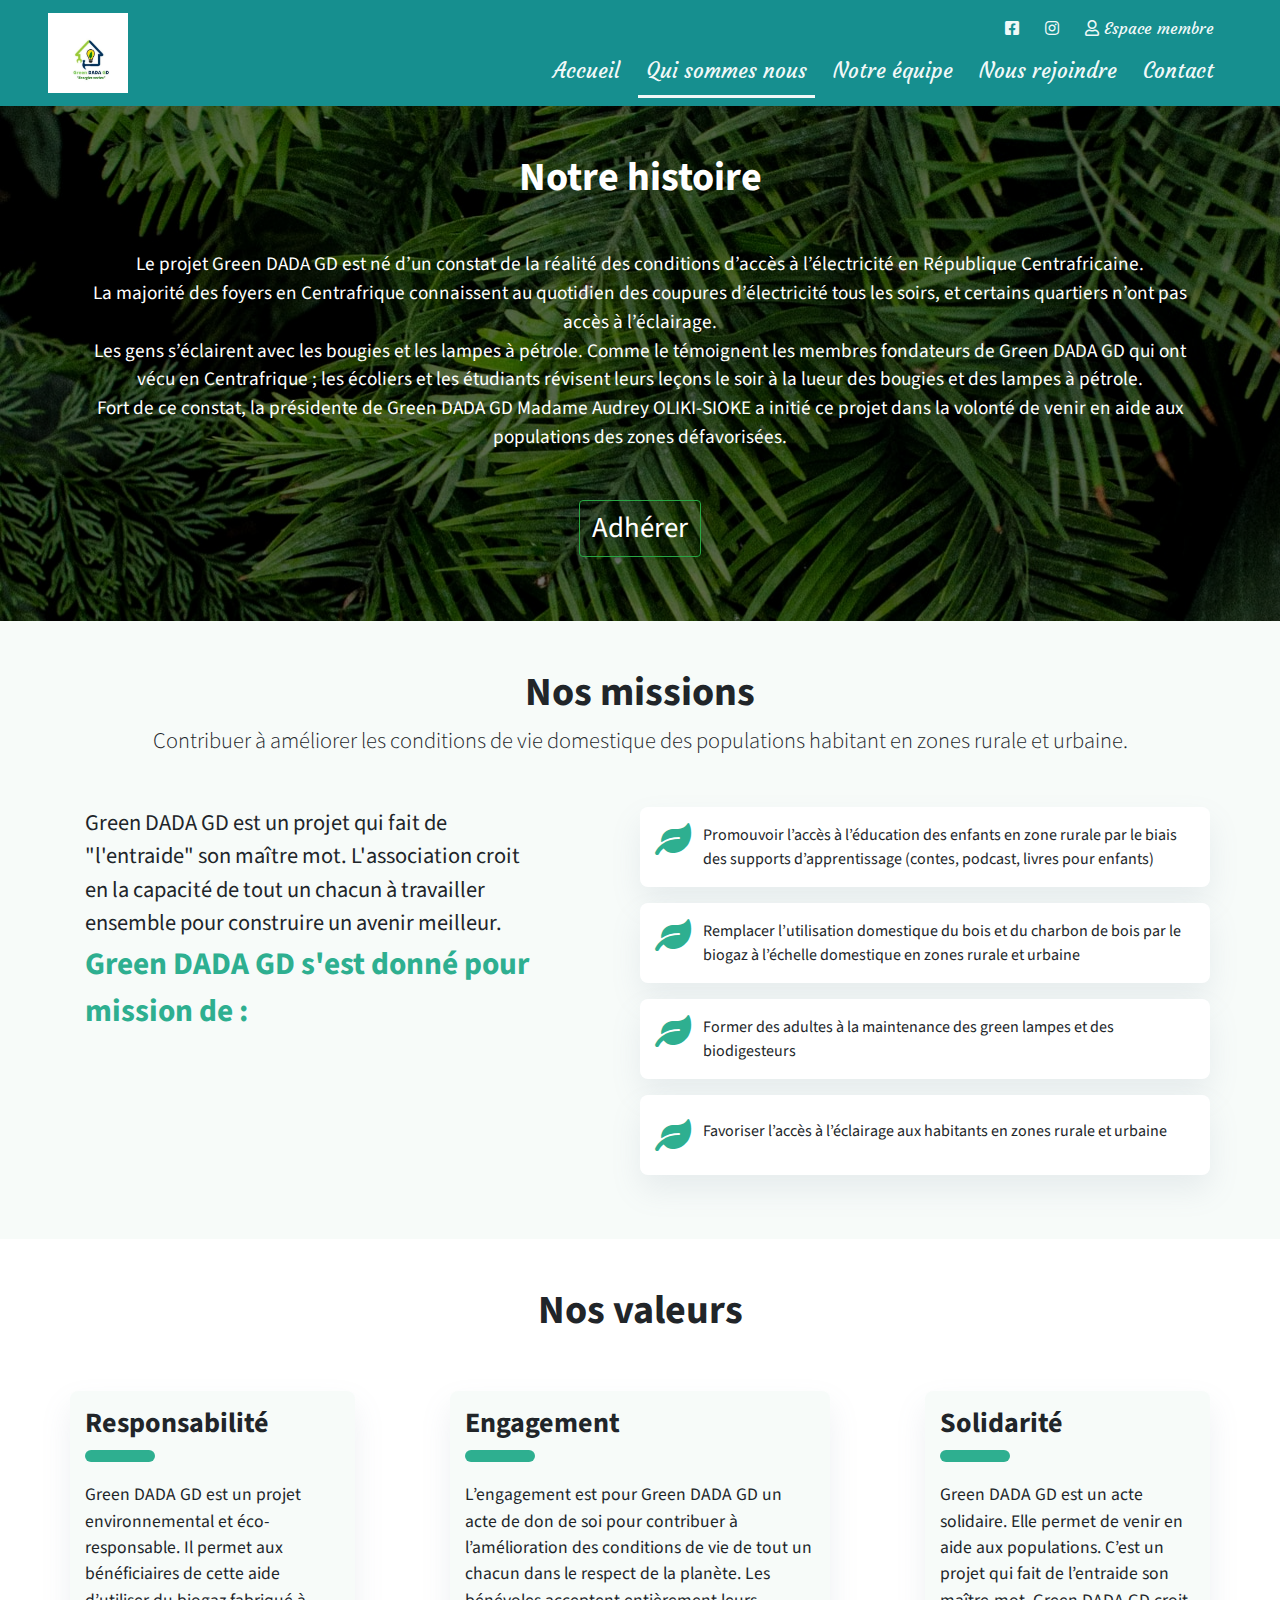
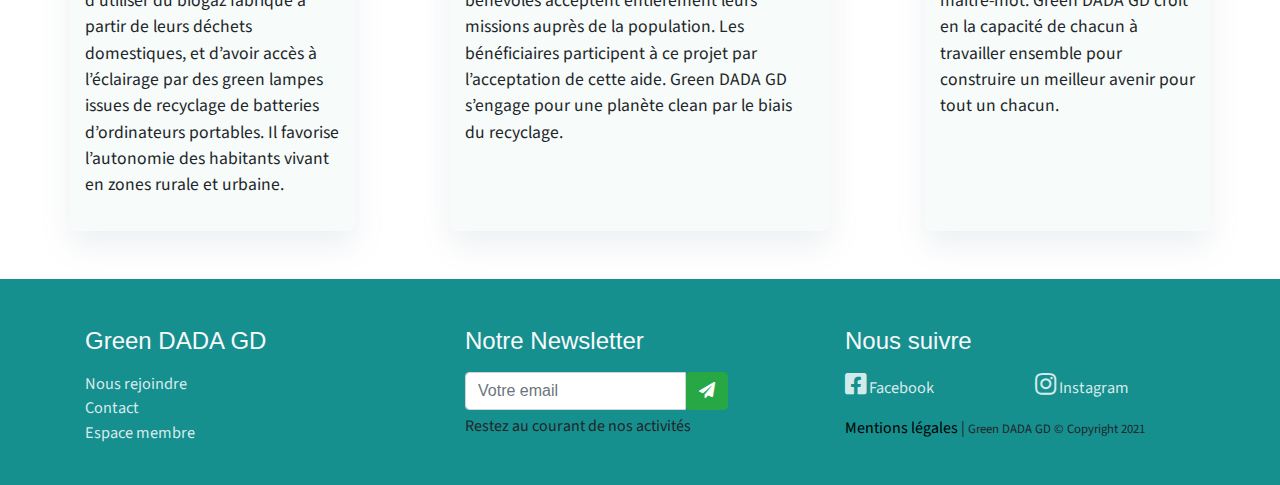
<file: qui-sommes-nous.html>
<!DOCTYPE html>
<html lang="fr">
    <head>
        <meta charset="UTF-8">
        <meta http-equiv="X-UA-Compatible" content="IE=edge">
        <meta name="viewport" content="width=device-width, initial-scale=1.0">
        <meta name="description" content="Page de présentation de l'association Green DADA GD">
        <!--<link rel="stylesheet" href="https://maxcdn.bootstrapcdn.com/bootstrap/4.0.0/css/bootstrap.min.css" integrity="sha384-Gn5384xqQ1aoWXA+058RXPxPg6fy4IWvTNh0E263XmFcJlSAwiGgFAW/dAiS6JXm" crossorigin="anonymous">-->
        <link rel="stylesheet" href="css/bootstrap.min.css">
        <link rel="stylesheet" href="https://cdnjs.cloudflare.com/ajax/libs/font-awesome/5.10.2/css/all.min.css"/>
        <link rel="preconnect" href="https://fonts.gstatic.com">
        <link href="https://fonts.googleapis.com/css2?family=Courgette&display=swap" rel="stylesheet">
        <link href="https://fonts.googleapis.com/css2?family=Source+Sans+Pro:ital,wght@0,300;0,400;0,600;0,700;1,300;1,400;1,600;1,700&display=swap" rel="stylesheet">
        <link rel="stylesheet" type="text/css" href="css/style.css">
        <title>Qui sommes-nous | Green DADA GD</title>
    </head>
    <body>
        <header class="navbar navbar-expand-md navbar-light px-3 px-lg-5">
            <a class="navbar-brand" href="#"><img src="img/logo-green.jpeg" alt="Logo de l'association" width="80" height="80"></a>
            <button class="navbar-toggler" type="button" data-toggle="collapse" data-target="#navigation" aria-controls="navigation" aria-expanded="false" aria-label="Toggle navigation">
            <span class="navbar-toggler-icon"></span>
            </button>
            <nav class="collapse navbar-collapse flex-column" id="navigation">
                <ul class="navbar-nav w-100 justify-content-end rs-nav">
                    <li class="nav-item"><a href="https://www.facebook.com/dadagd.green.3" target="_blank" class="nav-link"><i class="fab fa-facebook-square"></i></a></li>
                    <li class="nav-item"><a href="https://www.instagram.com/dada_gd_green/" target="_blank" class="nav-link"><i class="fab fa-instagram"></i></a></li>
                    <li class="nav-item"><a href="#" class="nav-link"><i class="far fa-user"></i>&nbsp;Espace membre</a></li>
                </ul>
                <ul class="navbar-nav w-100 justify-content-end main-nav">
                    <li class="nav-item"><a href="index.html" class="nav-link">Accueil</a></li>
                    <li class="nav-item active"><a href="#" class="nav-link">Qui sommes nous</a></li>
                    <li class="nav-item"><a href="notre-equipe.html" class="nav-link">Notre équipe</a></li>
                    <li class="nav-item"><a href="nous-rejoindre.html" class="nav-link">Nous rejoindre</a></li>
                    <li class="nav-item"><a href="contact.html" class="nav-link">Contact</a></li>
                </ul>
            </nav>
        </header>
        <main>
            <section class="history">
                <div class="py-5 text-white">
                    <h1 class="mb-5 text-center">Notre histoire</h1>
                    <p class="container text-center">
                        Le projet Green DADA GD est né d’un constat de la réalité des conditions d’accès à l’électricité en République Centrafricaine. <br>
                        La majorité des foyers en Centrafrique connaissent au quotidien des coupures d’électricité tous les soirs, et certains quartiers n’ont pas accès à l’éclairage. <br>Les gens s’éclairent avec les bougies et les lampes à pétrole.
                        Comme le témoignent les membres fondateurs de Green DADA GD qui ont vécu en Centrafrique ; les écoliers et les étudiants révisent leurs leçons le soir à la lueur des bougies et des lampes à pétrole. <br>
                        Fort de ce constat, la présidente de Green DADA GD Madame Audrey OLIKI-SIOKE a initié ce projet dans la volonté de venir en aide aux populations des zones défavorisées.
                        <br><a href="https://www.helloasso.com/associations/green-dada-gd/adhesions/bulletin-d-adhesion-green-dada-gd-2/" class="text-capitalize btn btn-outline-success text-center mt-5 text-white" target="_blank">adhérer</a>
                    </p>
                </div>
            </section>
            <section class="missions py-5">
                <div class="container">
                    <div class="row">
                        <h2 class="mx-auto">Nos missions</h2>
                        <p class="col-12 text-center lead mb-5">
                            Contribuer à améliorer les conditions de vie domestique des populations habitant en zones rurale et urbaine.
                        </p>
                    </div>
                    <div class="row">
                        <div class="col-12 col-md-5">
                            <p>
                                Green DADA GD est un projet qui fait de "l'entraide" son maître mot. L'association croit en la capacité de tout un chacun à travailler ensemble pour construire un avenir meilleur. <br> <span class="font-weight-bold">Green DADA GD s'est donné pour mission de :</span>
                            </p>
                        </div>
                        <div class="col-12 offset-md-1 col-md-6">
                            <ul class="list-unstyled">
                                <li class="row mb-3"><i class="fas fa-leaf col-1"></i><span class="col-11">Promouvoir l’accès à l’éducation des enfants en zone rurale par le biais des supports d’apprentissage (contes, podcast, livres pour enfants)</span></li>
                                <li class="row mb-3"><i class="fas fa-leaf col-1"></i><span class="col-11">Remplacer l’utilisation domestique du bois et du charbon de bois par le biogaz à l’échelle domestique en zones rurale et urbaine</span></li>
                                <li class="row mb-3"><i class="fas fa-leaf col-1"></i><span class="col-11">Former des adultes à la maintenance des green lampes et des biodigesteurs</span></li>
                                <li class="row mb-3"><i class="fas fa-leaf col-1"></i><span class="col-11">Favoriser l’accès à l’éclairage aux habitants en zones rurale et urbaine</span></li>
                            </ul>
                        </div>
                    </div>
                </div>
            </section>
            <section class="valeurs py-5">
                <div class="container">
                    <div class="row mb-5">
                        <h2 class="mx-auto">Nos valeurs</h2>
                    </div>
                    <div class="row">
                        <div class="col-12 col-md-3 py-3 mb-5 mb-md-0">
                            <h3>Responsabilité</h3>
                            <p>
                                Green DADA GD est un projet environnemental et éco-responsable. Il permet aux bénéficiaires de cette aide d’utiliser du biogaz fabriqué à partir de leurs déchets domestiques, et d’avoir accès à l’éclairage par des green lampes issues de recyclage de batteries d’ordinateurs portables. Il favorise l’autonomie des habitants vivant en zones rurale et urbaine.
                            </p>
                        </div>
                        <div class="col-12 offset-md-1 col-md-4 py-3 mb-5 mb-md-0">
                            <h3>Engagement</h3>
                            <p>
                                L’engagement est pour Green DADA GD un acte de don de soi pour contribuer à l’amélioration des conditions de vie de tout un chacun dans le respect de la planète. Les bénévoles acceptent entièrement leurs missions auprès de la population. Les bénéficiaires participent à ce projet par l’acceptation de cette aide. Green DADA GD s’engage pour une planète clean par le biais du recyclage.
                            </p>
                        </div>
                        <div class="col-12 offset-md-1 col-md-3 py-3">
                            <h3>Solidarité</h3>
                            <p>
                                Green DADA GD est un acte solidaire. Elle permet de venir en aide aux populations. C’est un projet qui fait de l’entraide son maître-mot. Green DADA GD croit en la capacité de chacun à travailler ensemble pour construire un meilleur avenir pour tout un chacun.
                            </p>
                        </div>
                    </div>                                        
                </div>
            </section>
        </main>
        <footer class="pt-5 pb-4">
            <div class="container">
                <div class="row">
                    <section class="col-md-4 foot-nav">
                        <h4 class="h4 text-center text-md-left text-light mb-3">Green DADA GD</h4>
                        <ul class="list-unstyled row text-center text-sm-left">
                            <li class="col-sm-4 col-md-12"><a href="nous-rejoindre.html">Nous rejoindre</a></li>
                            <li class="col-sm-4 col-md-12"><a href="contact.html">Contact</a></li>
                            <li class="col-sm-4 col-md-12"><a href="#">Espace membre</a></li>
                            <!--<li class="col-6 col-sm-3 col-md-12 col-lg-6"><a href="#">Mentions légales</a></li>-->
                        </ul>
                    </section>
                    <section class="col-md-4">
                        <h4 class="h4 text-center text-md-left text-light mb-3" lang="en">Notre Newsletter</h4>
                        <form class="w-75 mx-auto ml-md-0 mb-1">
                            <div class="input-group">
                                <input type="email" class="form-control" placeholder="Votre email" aria-label="Votre email" aria-describedby="button-addon2">
                                <button class="btn btn-success" type="button" id="button-addon2"><i class="fas fa-paper-plane"></i></button>
                            </div>
                        </form>
                        <p class="text-center text-md-left">
                            <small class="news-small">Restez au courant de nos activités</small>
                        </p>
                    </section>
                    <section class="col-md-4 foot-rs">
                        <h4 class="h4 text-center text-md-left text-light mb-3">Nous suivre</h4>
                        <ul class="list-unstyled row text-center text-md-left">
                            <li class="col-6 col-md-12 col-lg-6"><a href="https://www.facebook.com/dadagd.green.3" target="_blank"><i class="fab fa-facebook-square"></i>&nbsp;Facebook</a></li>
                            <li class="col-6 col-md-12 col-lg-6"><a href="https://www.instagram.com/dada_gd_green/" target="_blank"><i class="fab fa-instagram"></i>&nbsp;Instagram</a></li>
                        </ul>
                        <p class="text-center text-md-left">
                            <a href="#">Mentions légales</a>&nbsp;|&nbsp;<small>Green DADA GD © Copyright 2021</small>
                        </p>
                    </section>
                </div>
            </div>
        </footer>
        <script src="https://code.jquery.com/jquery-3.2.1.slim.min.js" integrity="sha384-KJ3o2DKtIkvYIK3UENzmM7KCkRr/rE9/Qpg6aAZGJwFDMVNA/GpGFF93hXpG5KkN" crossorigin="anonymous"></script>
        <script src="https://cdnjs.cloudflare.com/ajax/libs/popper.js/1.12.9/umd/popper.min.js" integrity="sha384-ApNbgh9B+Y1QKtv3Rn7W3mgPxhU9K/ScQsAP7hUibX39j7fakFPskvXusvfa0b4Q" crossorigin="anonymous"></script>
        <script src="https://maxcdn.bootstrapcdn.com/bootstrap/4.0.0/js/bootstrap.min.js" integrity="sha384-JZR6Spejh4U02d8jOt6vLEHfe/JQGiRRSQQxSfFWpi1MquVdAyjUar5+76PVCmYl" crossorigin="anonymous"></script>
    </body>
</html>
</file>
<file: css/style.css>
/*styles généraux*/
h1, h2, h3, h4, h5, h6{
	font-family: 'Source Sans Pro', sans-serif;
	font-weight: 700;
}
p, span, small, li{
	font-family: 'Source Sans Pro', sans-serif;
	font-weight: 400;
}
/*fin styles généraux*/
/*mise en forme du header*/
header{ /*couleur de fond et bords arrondis*/
	background-color: #168F8F;
}
.navbar-light li{ /*marge droite pour chaque élément de nav*/
	margin-right: 10px;	
}
.navbar-light .navbar-nav .nav-link{ /*taille et police de liens*/
	font-family: 'Courgette', cursive;
	font-size: 1.3em;
	width: max-content;
	color: #FFFFFFF0;
}
.navbar-light .rs-nav .nav-link{ /*taille des liens réseaux*/
	font-size: 1em;
}
.navbar-light .main-nav .nav-link:hover, 
.navbar-light .main-nav .active > .nav-link{ /*comportement au survol et focus*/
	border-bottom: 3px solid #FFFFFFF0;
	color: #FFFFFFF0;
}
/*fin mise en forme du header*/
/*mise en forme des mains*/
	/*main du qui sommes nous*/
.history{
	background: url(../img/katja-anna-krug-medium.jpg) no-repeat;	
}
.history div{
	background-color: #0000008C;
}
.history p{
	font-size: 1.2em;
}

.missions{
	background-color: #EDF6F270;
}
.missions h2, .valeurs h2{
	font-size: 2.5em;
}
.missions .lead, .missions div + div p,
.missions div + div p>span{
	font-size: 1.4em;
}
.missions div + div p>span{
	color: #2eaf90;
}
.missions ul li{
	background-color: #FFF;
	min-height: 80px;
	border-radius: 8px;
	box-shadow:  0 15px 30px 0 rgba(125,138,159,.13);
	align-content: center;
}	
.missions ul li i{
	font-size: 2em;
	color: #2eaf90;
}	

.valeurs .row>div{
	background-color: #EDF6F270;
	border-radius: 8px;
	box-shadow:  0 15px 30px 0 rgba(125,138,159,.13);
}
.valeurs .row>div>h3::after{
	content: " ";
	display: block;
	width: 70px;
	height: 12px;
	border-radius: 15px;
	background-color: #2eaf90;
	margin-top: 10px;
	margin-bottom: 20px;
}
.valeurs .row>div>p{
	font-size: 1.1em;
}	
	/*fin main du qui sommes nous*/
	/*main de notre équipe*/
.team{
	background-color: #EDF6F270;
}
.team p .lead{
	font-size: 1.4em;
}
.team p span{
	color: #2eaf90;
}
.team .card{
	cursor: pointer;
	box-shadow:  0 15px 30px 0 rgba(125,138,159,.13);
	max-width: 350px;
}
.team .lastname{
	text-transform: uppercase;
	font-weight: bold;
}
.team .card p{
	font-size: 1.1em;
}
.team .fa-plus-circle{
	font-size: 2em;
	color: #2eaf90;
}
/***********modal*************/
.team .modal-dialog {
	max-width: 100vw;
	background-color: transparent;
	z-index: 10040;
	overflow: auto;
}
.team .modal-content{
	float: right;
	max-width: 50vw;
}
.team .modal .members-head{
	align-self: center;
}
.team .modal h3{
	color: #2eaf90;
}
.team .modal .card-description{
	font-size: 1.1em;
}
.team .modal .members-body{
	font-size: 1.2em;
}
/***********fin modal*************/
	/*fin main de notre équipe*/
/*fin mise en forme des mains*/
/***********main accueuil ********************/
/****animation texte d'accueil************/
.baniere{
	margin-bottom:100px ;
}
.boite {
	position: relative;
	}

.legende {
	position: absolute;
	top: 130px;
	-webkit-transition: opacity .5s ease;
	transition: opacity .5s ease;
	}

.boite:hover .legende {
	opacity:1;
	}
.wrap{
	font-size: 1.1em;
}
/************fin animation*************/
/******************** main accueilfin************************/
/*mise en forme du footer*/
footer{
	background-color: #168F8F;
}
footer ul a, footer .foot-nav a:hover{
	font-size: 1.02em;
	color: #FFFFFFD6;
}
footer .news-small{
	font-size: 1em;
}
.foot-rs i{
	font-size: 1.5em;
}
.foot-rs a:hover, .foot-rs a:focus, .foot-rs p>a{
	color: #000;
	text-decoration: none;	
}
.foot-rs p>a:hover{
	text-decoration: underline;	
}
/*fin mise en forme du footer*/
/* .button1{
	background-color: #168F8F;
	color: #FFF;
}
.blue{
	color: #168F8F;
}
.comments{
	color: red;
} */
.btn-outline-success{
	border: 1 solid #168F8F;
	font-size: 1.5em;
}
.button1{
	font-size: 1.5em;
	background-color: #168F8F;
}
.container video{
	width:40rem ;
}
/****fin mise en forme de la page contact*************/

/*********** media queries ***************/
@media screen and (max-width: 600px) {
	.team .modal-content{
		max-width: 100vw;
	}
}
</file>
<file: css/formulaire.css>
.heading 
{
    text-align: center;
    margin-bottom: 60px;        
}

#contact-form
{
    font-size: 20px;
    background: #fff;
    padding: 40px;
    border-radius: 10px;
}
/*---  NEW  ------*/
.blue
{
    color: #168F8F;
}
.form-control
{
    height: 50px;
    font-size: 18px;
}
#contact-form input[type=submit]
{
    margin: 40px auto 0px;
    display: block;
}
.comments
{
    font-style: italic;
    font-size: .8em;
    color: #d82c2e;
    height: 25px;
    margin-bottom:15px;
}
#contact-form .thank-you
{
    text-align: center;
    margin-top: 15px;
    font-weight: bold;
    font-size: .8em;
    color: #28a745!important;

}
.button1
{
    border: 1px solid #ddd;
    background: #168F8F;
    color: #fff;
    /* width: 30%;         */
    font-weight: bold;
    text-transform: uppercase;
    padding: 10px;
    border-radius: 5px;
    transition: all 0.3s ease-in 0s;
}

.local-info{
    font-size: 1.2em;
}
</file>
